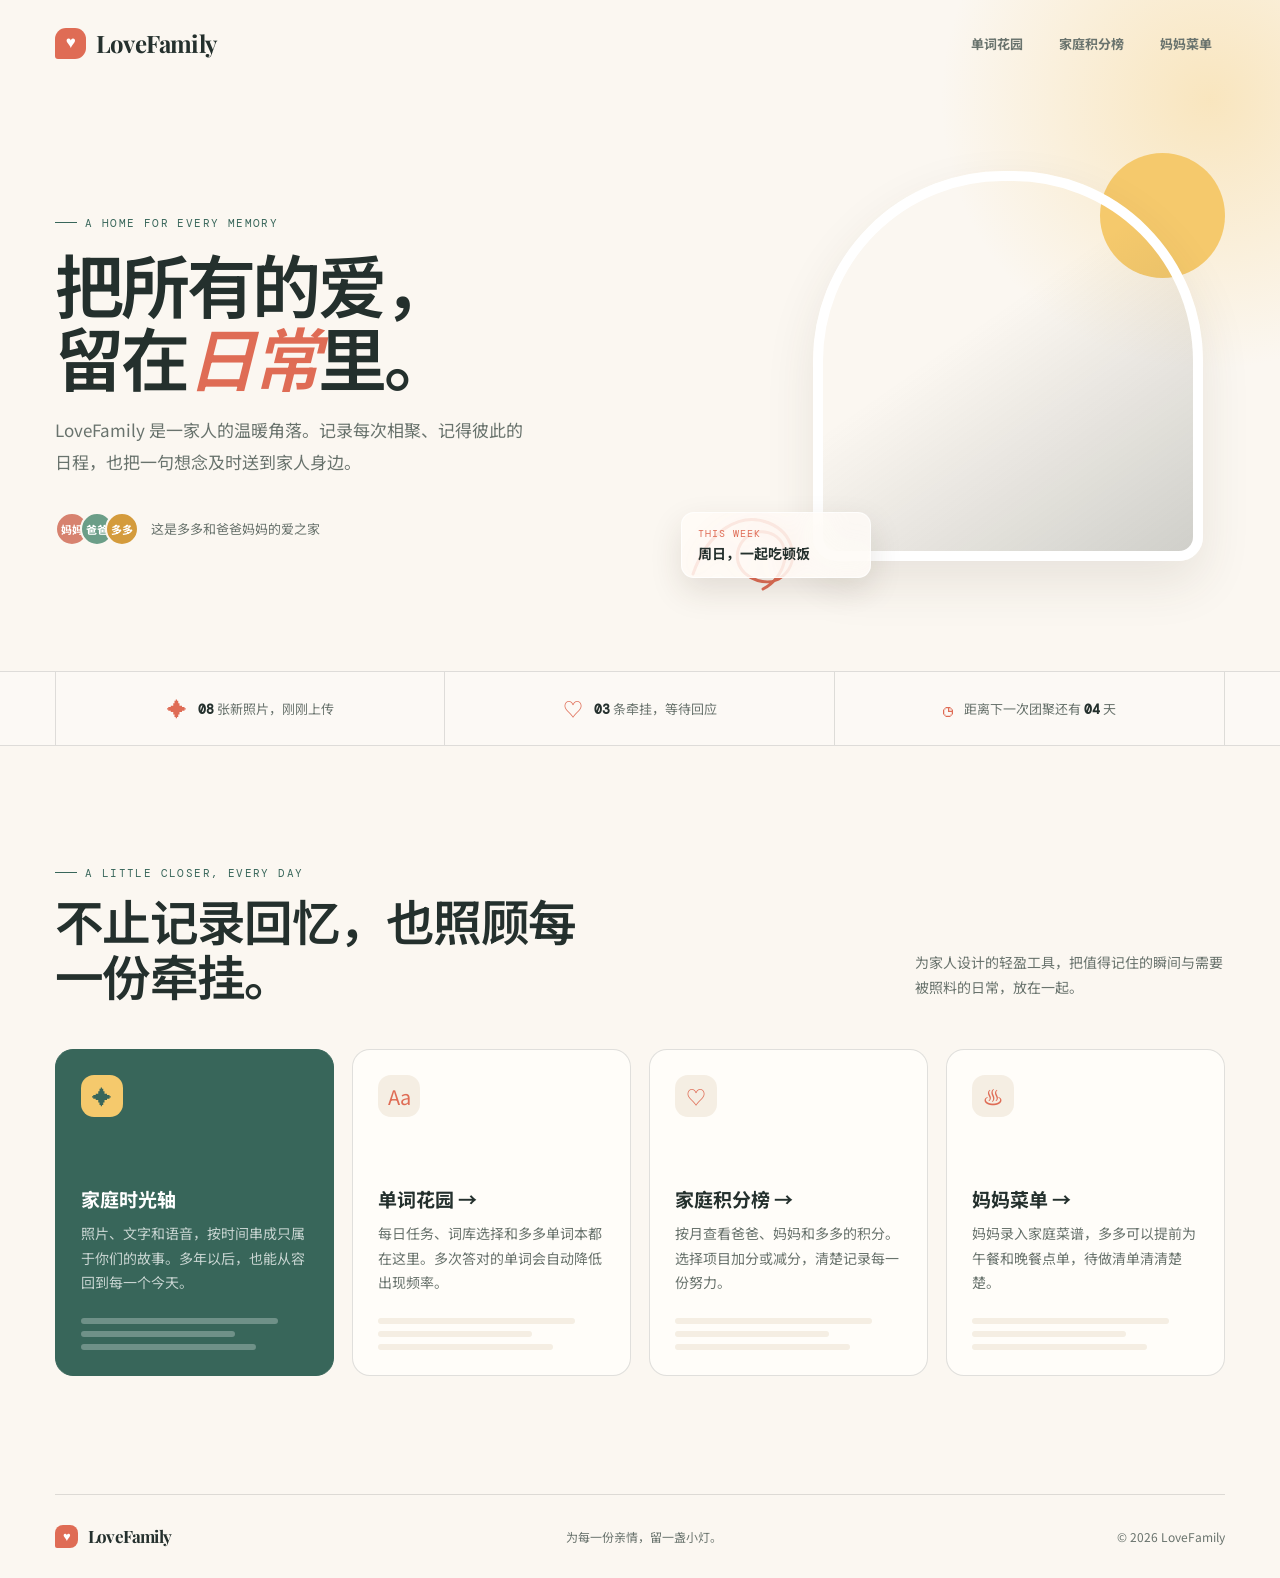
<file: index.html>
<!doctype html>
<html lang="zh-CN">
  <head>
    <meta charset="UTF-8" />
    <meta name="viewport" content="width=device-width, initial-scale=1.0" />
    <meta
      name="description"
      content="LoveFamily 是一个为家人保留日常、回忆与陪伴的温暖空间。"
    />
    <title>LoveFamily | 把爱留在日常里</title>
    <link rel="preconnect" href="https://fonts.googleapis.com" />
    <link rel="preconnect" href="https://fonts.gstatic.com" crossorigin />
    <link
      href="https://fonts.googleapis.com/css2?family=DM+Mono:wght@400;500&family=Playfair+Display:ital,wght@0,500;0,600;0,700;1,600&family=Noto+Sans+SC:wght@400;500;600;700&display=swap"
      rel="stylesheet"
    />
    <style>
      :root {
        --ink: #24302d;
        --muted: #69736d;
        --paper: #fbf7f1;
        --cream: #f5eee3;
        --peach: #efab8d;
        --coral: #df6c55;
        --rose: #f9d6cc;
        --sage: #a9c7b4;
        --deep-sage: #38665a;
        --sun: #f5c96c;
        --line: rgba(36, 48, 45, 0.14);
        --shadow: 0 22px 50px rgba(71, 54, 40, 0.1);
      }

      * { box-sizing: border-box; }
      html { scroll-behavior: smooth; }
      body {
        margin: 0;
        min-width: 320px;
        color: var(--ink);
        background: var(--paper);
        font-family: "Noto Sans SC", sans-serif;
      }
      button, a { font: inherit; }
      a { color: inherit; text-decoration: none; }

      .page {
        position: relative;
        overflow: hidden;
      }
      .page::before {
        position: absolute;
        z-index: -1;
        top: -180px;
        right: -210px;
        width: 560px;
        height: 560px;
        border-radius: 50%;
        background: radial-gradient(circle, rgba(245, 201, 108, 0.38), rgba(245, 201, 108, 0) 68%);
        content: "";
      }
      .wrap { width: min(1170px, calc(100% - 48px)); margin: 0 auto; }

      .site-header {
        display: flex;
        align-items: center;
        justify-content: space-between;
        min-height: 86px;
      }
      .brand {
        display: inline-flex;
        align-items: center;
        gap: 10px;
        font-family: "Playfair Display", serif;
        font-size: 24px;
        font-weight: 700;
        letter-spacing: -0.8px;
      }
      .brand-mark {
        display: grid;
        width: 31px;
        height: 31px;
        place-items: center;
        border-radius: 11px 11px 11px 3px;
        color: #fff;
        background: var(--coral);
        font-family: Arial, sans-serif;
        font-size: 17px;
      }
      .quick-nav { display: flex; align-items: center; gap: 10px; }
      .quick-nav a {
        padding: 8px 12px;
        border: 1px solid transparent;
        border-radius: 999px;
        color: var(--muted);
        font-size: 13px;
        font-weight: 700;
        transition: color 160ms ease, border-color 160ms ease, background 160ms ease;
      }
      .quick-nav a:hover, .quick-nav a:focus-visible { border-color: var(--line); color: var(--deep-sage); background: #fffdf9; outline: none; }
      .hero {
        display: grid;
        grid-template-columns: 1.01fr 0.99fr;
        align-items: center;
        gap: 72px;
        min-height: 585px;
        padding: 57px 0 64px;
      }
      .eyebrow {
        display: inline-flex;
        align-items: center;
        gap: 8px;
        color: var(--deep-sage);
        font-family: "DM Mono", monospace;
        font-size: 11px;
        letter-spacing: 1.4px;
        text-transform: uppercase;
      }
      .eyebrow::before { width: 22px; height: 1px; background: currentColor; content: ""; }
      h1 {
        max-width: 620px;
        margin: 18px 0 20px;
        font-family: "Playfair Display", "Noto Sans SC", serif;
        font-size: clamp(46px, 5.4vw, 76px);
        font-weight: 600;
        letter-spacing: -3.2px;
        line-height: 1.06;
      }
      h1 em { color: var(--coral); font-weight: 600; }
      .hero-copy { max-width: 480px; margin: 0; color: var(--muted); font-size: 17px; line-height: 1.85; }
      .member-row { display: flex; align-items: center; gap: 12px; margin-top: 35px; color: var(--muted); font-size: 13px; }
      .avatars { display: flex; padding-left: 9px; }
      .avatar {
        display: grid;
        width: 34px;
        height: 34px;
        margin-left: -9px;
        place-items: center;
        overflow: hidden;
        border: 2px solid var(--paper);
        border-radius: 50%;
        color: #fff;
        font-size: 11px;
        font-weight: 700;
      }
      .avatar:nth-child(1) { background: #d7826f; }
      .avatar:nth-child(2) { background: #6b9e88; }
      .avatar:nth-child(3) { background: #d49b3c; }
      .avatar:nth-child(4) { background: #8378a3; }

      .hero-art { position: relative; height: 445px; }
      .photo-main {
        position: absolute;
        top: 18px;
        right: 22px;
        width: min(390px, 87%);
        height: 390px;
        overflow: hidden;
        border: 10px solid #fff;
        border-radius: 190px 190px 24px 24px;
        box-shadow: var(--shadow);
        background:
          linear-gradient(145deg, transparent 40%, rgba(39, 51, 49, 0.2)),
          url("https://images.unsplash.com/photo-1511895426328-dc8714191300?auto=format&fit=crop&w=900&q=85") center / cover;
      }
      .sun-disc { position: absolute; top: 0; right: 0; width: 125px; height: 125px; border-radius: 50%; background: var(--sun); }
      .doodle { position: absolute; bottom: 0; left: 0; width: 136px; height: 100px; color: var(--coral); }
      .moments-note {
        position: absolute;
        bottom: 20px;
        left: 0;
        width: 190px;
        padding: 14px 16px;
        border: 1px solid rgba(255,255,255,0.72);
        border-radius: 13px;
        background: rgba(255, 252, 247, 0.86);
        box-shadow: 0 13px 32px rgba(65, 45, 31, 0.13);
        backdrop-filter: blur(12px);
      }
      .moments-note span { display: block; color: var(--coral); font-family: "DM Mono", monospace; font-size: 10px; letter-spacing: 1px; }
      .moments-note strong { display: block; margin-top: 3px; font-size: 14px; }

      .ticker { border-top: 1px solid var(--line); border-bottom: 1px solid var(--line); background: rgba(255,255,255,0.25); }
      .ticker-inner { display: grid; grid-template-columns: repeat(3, 1fr); }
      .ticker-item { display: flex; align-items: center; justify-content: center; gap: 11px; min-height: 73px; border-right: 1px solid var(--line); color: var(--muted); font-size: 13px; }
      .ticker-item:first-child { border-left: 1px solid var(--line); }
      .ticker-icon { color: var(--coral); font-size: 20px; }
      .ticker-item strong { color: var(--ink); font-family: "DM Mono", monospace; font-size: 13px; }

      .features { padding: 108px 0 118px; }
      .section-heading { display: flex; align-items: end; justify-content: space-between; gap: 30px; }
      h2 { max-width: 530px; margin: 13px 0 0; font-family: "Playfair Display", "Noto Sans SC", serif; font-size: clamp(32px, 3.8vw, 50px); font-weight: 600; letter-spacing: -1.7px; line-height: 1.15; }
      .section-text { max-width: 310px; margin: 0 0 5px; color: var(--muted); font-size: 14px; line-height: 1.75; }
      .feature-grid { display: grid; grid-template-columns: repeat(4, minmax(0, 1fr)); gap: 18px; margin-top: 45px; }
      .feature-card { min-height: 300px; padding: 25px; border: 1px solid var(--line); border-radius: 18px; background: #fffdf9; transition: transform 200ms ease, box-shadow 200ms ease; }
      .feature-card:hover { box-shadow: var(--shadow); transform: translateY(-6px); }
      .feature-card.highlight { color: #fff; border-color: var(--deep-sage); background: var(--deep-sage); }
      .feature-symbol { display: grid; width: 42px; height: 42px; place-items: center; border-radius: 13px; background: var(--cream); color: var(--coral); font-size: 20px; }
      .highlight .feature-symbol { color: var(--deep-sage); background: var(--sun); }
      .feature-card h3 { margin: 68px 0 9px; font-size: 19px; }
      .feature-card p { margin: 0; color: var(--muted); font-size: 14px; line-height: 1.75; }
      .highlight p { color: rgba(255,255,255,0.72); }
      .tiny-stack { display: flex; flex-direction: column; gap: 7px; margin-top: 23px; }
      .tiny-line { height: 6px; border-radius: 4px; background: var(--cream); }
      .tiny-line:nth-child(1) { width: 87%; } .tiny-line:nth-child(2) { width: 68%; } .tiny-line:nth-child(3) { width: 77%; }
      .highlight .tiny-line { background: rgba(255,255,255,0.28); }

      footer { display: flex; align-items: center; justify-content: space-between; min-height: 84px; border-top: 1px solid var(--line); color: var(--muted); font-size: 12px; }
      footer .brand { font-size: 17px; color: var(--ink); } footer .brand-mark { width: 23px; height: 23px; border-radius: 8px 8px 8px 2px; font-size: 13px; }

      .reveal { opacity: 0; transform: translateY(18px); animation: enter 720ms cubic-bezier(.2,.7,.2,1) forwards; }
      .delay-1 { animation-delay: 120ms; } .delay-2 { animation-delay: 220ms; } .delay-3 { animation-delay: 320ms; }
      @keyframes enter { to { opacity: 1; transform: translateY(0); } }

      @media (max-width: 800px) {
        .wrap { width: min(100% - 36px, 560px); }
        .site-header { min-height: 72px; padding: 14px 0; flex-wrap: wrap; gap: 12px; }
        .quick-nav { order: 2; width: 100%; gap: 7px; overflow-x: auto; padding-bottom: 2px; scrollbar-width: none; }
        .quick-nav::-webkit-scrollbar { display: none; }
        .quick-nav a { flex: 0 0 auto; padding: 7px 10px; font-size: 12px; }
        .hero { grid-template-columns: 1fr; gap: 12px; min-height: auto; padding: 52px 0 50px; }
        h1 { font-size: clamp(43px, 13vw, 64px); letter-spacing: -2.5px; }
        .hero-copy { font-size: 15px; }
        .hero-art { height: 370px; margin-top: 16px; }
        .photo-main { top: 17px; right: 0; height: 340px; border-radius: 165px 165px 22px 22px; }
        .sun-disc { right: -20px; width: 104px; height: 104px; }
        .moments-note { bottom: 1px; }
        .ticker-inner { grid-template-columns: 1fr; }.ticker-item, .ticker-item:first-child { min-height: 55px; border-right: 0; border-left: 0; border-bottom: 1px solid var(--line); }.ticker-item:last-child { border-bottom: 0; }
        .features { padding: 76px 0; }.section-heading { display: block; }.section-text { margin-top: 17px; }
        .feature-grid { grid-template-columns: 1fr; margin-top: 30px; }.feature-card { min-height: 240px; }.feature-card h3 { margin-top: 45px; }
        footer { gap: 12px; padding: 20px 0; align-items: flex-start; flex-direction: column; }
      }
      @media (prefers-reduced-motion: reduce) { html { scroll-behavior: auto; }.reveal { opacity: 1; transform: none; animation: none; }.feature-card { transition: none; } }
    </style>
  </head>
  <body>
    <div class="page">
      <div class="wrap">
        <header class="site-header">
          <a class="brand" href="#top" aria-label="LoveFamily 首页"><span class="brand-mark">♥</span>LoveFamily</a>
          <nav class="quick-nav" aria-label="家庭工具快捷切换">
            <a href="word-garden.html">单词花园</a>
            <a href="points.html">家庭积分榜</a>
            <a href="meal-order.html">妈妈菜单</a>
          </nav>
        </header>

        <main id="top">
          <section class="hero">
            <div class="hero-content">
              <div class="eyebrow reveal">A home for every memory</div>
              <h1 class="reveal delay-1">把所有的爱，<br />留在<em>日常</em>里。</h1>
              <p class="hero-copy reveal delay-2">LoveFamily 是一家人的温暖角落。记录每次相聚、记得彼此的日程，也把一句想念及时送到家人身边。</p>
              <div class="member-row reveal delay-3"><div class="avatars"><span class="avatar">妈妈</span><span class="avatar">爸爸</span><span class="avatar">多多</span></div><span>这是多多和爸爸妈妈的爱之家</span></div>
            </div>
            <div class="hero-art reveal delay-2" aria-label="一家人相伴的温暖画面" role="img">
              <div class="sun-disc"></div><div class="photo-main"></div>
              <svg class="doodle" viewBox="0 0 136 100" fill="none" aria-hidden="true"><path d="M12 76c15-43 47-63 76-51 24 10 31 37 15 52-14 14-41 5-46-13-5-20 17-38 36-27 19 11 12 42-11 54" stroke="currentColor" stroke-width="3" stroke-linecap="round"/></svg>
              <div class="moments-note"><span>THIS WEEK</span><strong>周日，一起吃顿饭</strong></div>
            </div>
          </section>
        </main>
      </div>

      <section class="ticker" aria-label="家庭动态">
        <div class="wrap ticker-inner"><div class="ticker-item"><span class="ticker-icon">✦</span><span><strong>08</strong> 张新照片，刚刚上传</span></div><div class="ticker-item"><span class="ticker-icon">♡</span><span><strong>03</strong> 条牵挂，等待回应</span></div><div class="ticker-item"><span class="ticker-icon">◷</span><span>距离下一次团聚还有 <strong>04</strong> 天</span></div></div>
      </section>

      <section class="features wrap" id="features">
        <div class="section-heading"><div><div class="eyebrow">A little closer, every day</div><h2>不止记录回忆，也照顾每一份牵挂。</h2></div><p class="section-text">为家人设计的轻盈工具，把值得记住的瞬间与需要被照料的日常，放在一起。</p></div>
        <div class="feature-grid" id="moments">
          <article class="feature-card highlight"><div class="feature-symbol">✦</div><h3>家庭时光轴</h3><p>照片、文字和语音，按时间串成只属于你们的故事。多年以后，也能从容回到每一个今天。</p><div class="tiny-stack"><div class="tiny-line"></div><div class="tiny-line"></div><div class="tiny-line"></div></div></article>
          <a class="feature-card" href="word-garden.html"><div class="feature-symbol">Aa</div><h3>单词花园 <span aria-hidden="true">→</span></h3><p>每日任务、词库选择和多多单词本都在这里。多次答对的单词会自动降低出现频率。</p><div class="tiny-stack"><div class="tiny-line"></div><div class="tiny-line"></div><div class="tiny-line"></div></div></a>
          <a class="feature-card" href="points.html"><div class="feature-symbol">♡</div><h3>家庭积分榜 <span aria-hidden="true">→</span></h3><p>按月查看爸爸、妈妈和多多的积分。选择项目加分或减分，清楚记录每一份努力。</p><div class="tiny-stack"><div class="tiny-line"></div><div class="tiny-line"></div><div class="tiny-line"></div></div></a>
          <a class="feature-card" href="meal-order.html"><div class="feature-symbol">♨</div><h3>妈妈菜单 <span aria-hidden="true">→</span></h3><p>妈妈录入家庭菜谱，多多可以提前为午餐和晚餐点单，待做清单清清楚楚。</p><div class="tiny-stack"><div class="tiny-line"></div><div class="tiny-line"></div><div class="tiny-line"></div></div></a>
        </div>
      </section>

      <div class="wrap"><footer><a class="brand" href="#top"><span class="brand-mark">♥</span>LoveFamily</a><span>为每一份亲情，留一盏小灯。</span><span>© 2026 LoveFamily</span></footer></div>
    </div>
  </body>
</html>
</file>
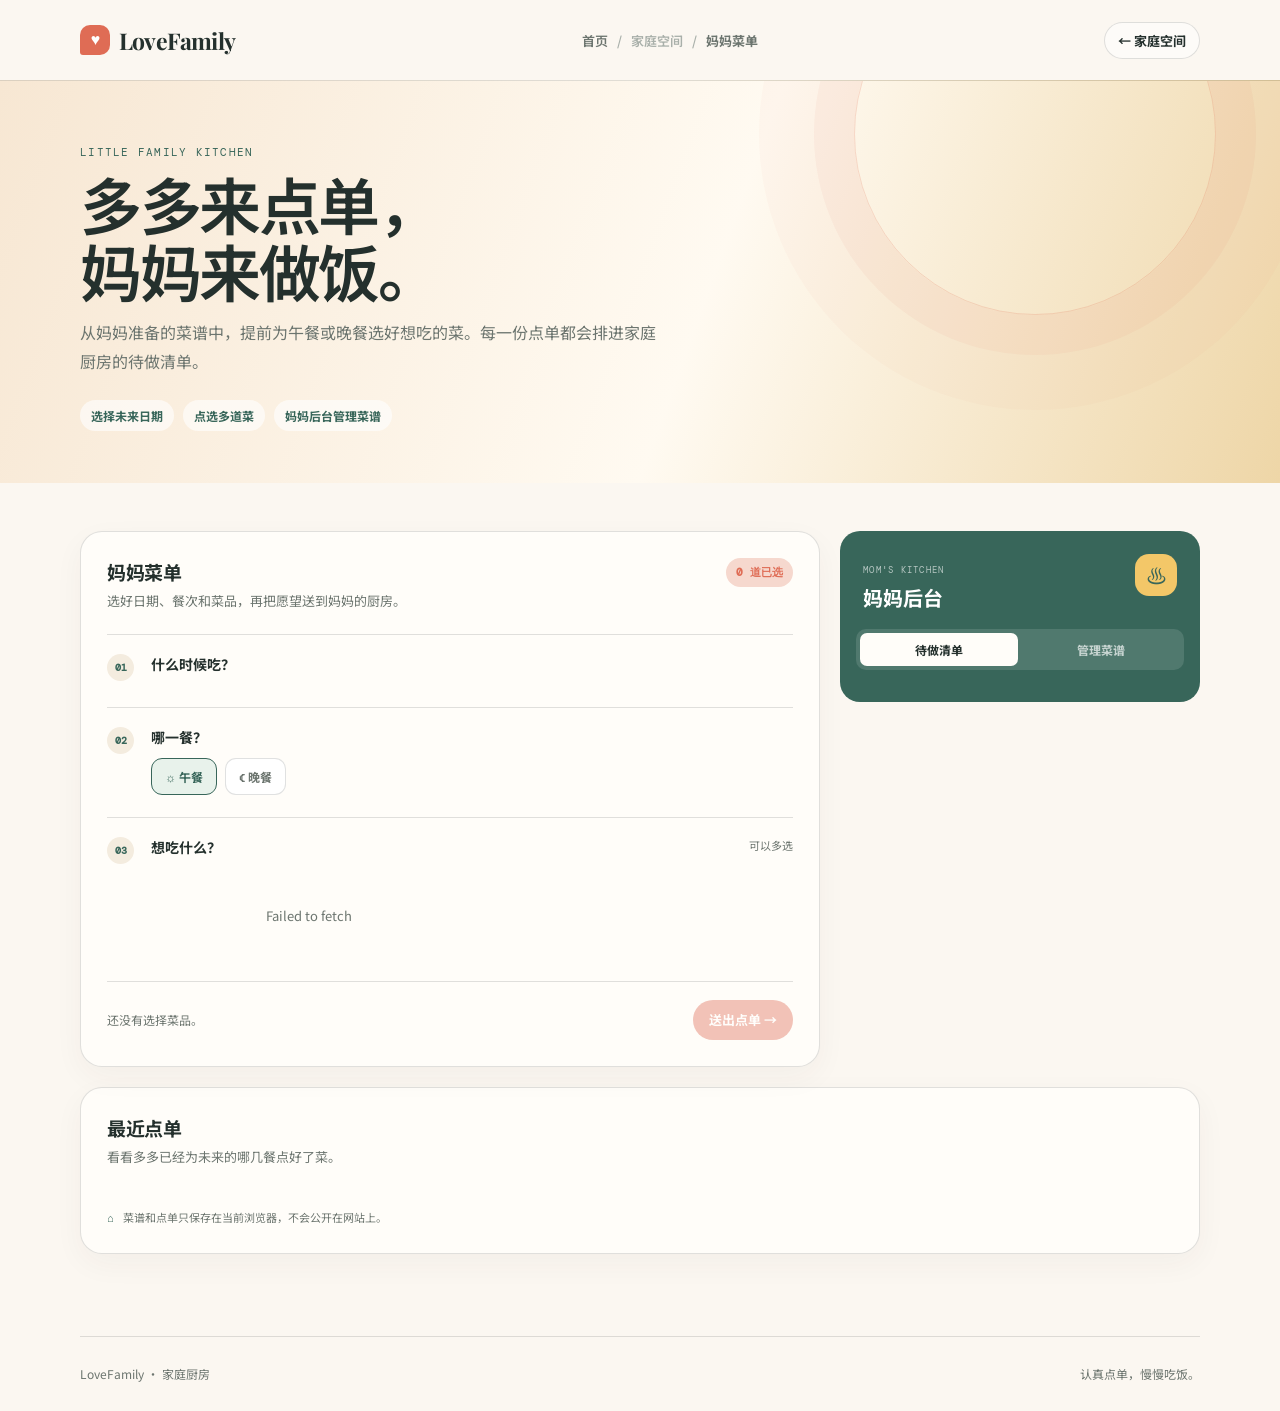
<file: meal-order.html>
<!doctype html>
<html lang="zh-CN">
  <head>
    <meta charset="UTF-8" /><meta name="viewport" content="width=device-width, initial-scale=1.0" />
    <meta name="description" content="LoveFamily 妈妈菜单，温暖的家庭厨房。" /><title>妈妈菜单 | LoveFamily</title>
    <link rel="preconnect" href="https://fonts.googleapis.com" /><link rel="preconnect" href="https://fonts.gstatic.com" crossorigin />
    <link href="https://fonts.googleapis.com/css2?family=DM+Mono:wght@400;500&family=Playfair+Display:ital,wght@0,500;0,600;0,700&family=Noto+Sans+SC:wght@400;500;600;700&display=swap" rel="stylesheet" />
    <link rel="stylesheet" href="assets/family-tools.css" />
  </head>
  <body>
    <header class="shell site-header"><a class="brand" href="index.html"><span class="brand-mark">♥</span>LoveFamily</a><nav class="breadcrumb" aria-label="当前位置"><a href="index.html">首页</a><span>/</span><span>家庭空间</span><span>/</span><strong>妈妈菜单</strong></nav><a class="back" href="index.html#features">← 家庭空间</a></header>
    <section class="tool-hero kitchen-hero"><div class="shell hero-inner"><div class="eyebrow">Little family kitchen</div><h1>多多来点单，<br />妈妈来做饭。</h1><p class="hero-copy">从妈妈准备的菜谱中，提前为午餐或晚餐选好想吃的菜。每一份点单都会排进家庭厨房的待做清单。</p><div class="hero-badges"><span class="badge">选择未来日期</span><span class="badge">点选多道菜</span><span class="badge">妈妈后台管理菜谱</span></div></div></section>
    <main class="shell main"><div class="kitchen-layout"><section class="panel kitchen-order"><div class="section-head"><div><h2>妈妈菜单</h2><p>选好日期、餐次和菜品，再把愿望送到妈妈的厨房。</p></div><span class="order-count" id="order-count">0 道已选</span></div><div class="kitchen-step"><span>01</span><div><strong>什么时候吃？</strong><div class="date-choices" id="date-choices"></div></div></div><div class="kitchen-step"><span>02</span><div><strong>哪一餐？</strong><div class="meal-choices"><button class="meal-choice active" data-meal="午餐" type="button">☼ 午餐</button><button class="meal-choice" data-meal="晚餐" type="button">☾ 晚餐</button></div></div></div><div class="kitchen-step"><span>03</span><div class="dish-step"><div class="dish-step-head"><strong>想吃什么？</strong><span id="selection-tip">可以多选</span></div><div class="dish-grid" id="dish-grid"></div></div></div><div class="order-footer"><p id="order-summary">还没有选择菜品。</p><button class="button coral" id="place-order" type="button" disabled>送出点单 →</button></div></section><aside class="kitchen-aside"><section class="manager-card"><div class="manager-title"><div><span class="eyebrow">Mom's kitchen</span><h2>妈妈后台</h2></div><span class="kitchen-mark">♨</span></div><div class="manager-tabs"><button class="manager-tab active" data-view="orders" type="button">待做清单</button><button class="manager-tab" data-view="menu" type="button">管理菜谱</button></div><div id="mom-orders" class="manager-view"></div><div id="mom-menu" class="manager-view" hidden><form id="dish-form"><label class="form-field"><span>菜名</span><input id="dish-name" required maxlength="24" placeholder="例如：番茄炒蛋" /></label><label class="form-field"><span>类别</span><select id="dish-category"><option value="家常菜">家常菜</option><option value="主食">主食</option><option value="汤羹">汤羹</option><option value="小点心">小点心</option></select></label><button class="button" type="submit">录入菜谱</button></form><p class="manager-help">可在下方下架暂时不做的菜品；旧点单不会被删除。</p><div id="menu-manager-list"></div></div></section></aside></div><section class="panel kitchen-history"><div class="section-head"><div><h2>最近点单</h2><p>看看多多已经为未来的哪几餐点好了菜。</p></div></div><div id="recent-orders" class="kitchen-order-list"></div><div class="privacy-note"><b>⌂</b><span>菜谱和点单只保存在当前浏览器，不会公开在网站上。</span></div></section></main>
    <footer class="shell"><span>LoveFamily · 家庭厨房</span><span>认真点单，慢慢吃饭。</span></footer><script src="assets/family-api-config.js"></script><script src="assets/meal-order.js"></script>
  </body>
</html>
</file>
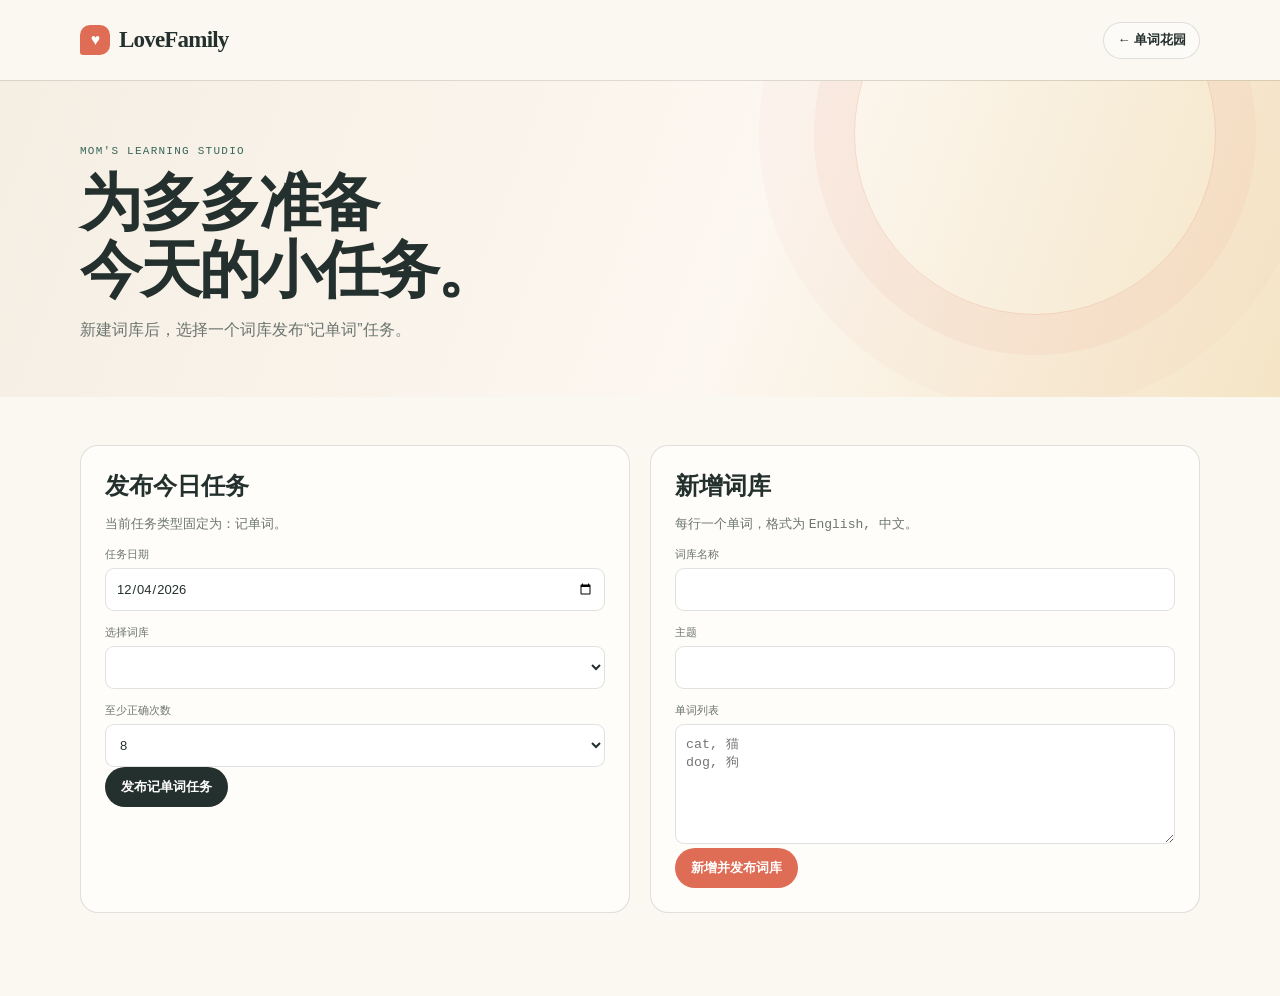
<file: mom-manager.html>
<!doctype html><html lang="zh-CN"><head><meta charset="UTF-8"><meta name="viewport" content="width=device-width,initial-scale=1"><title>妈妈管理 | LoveFamily</title><link rel="stylesheet" href="assets/family-tools.css"><style>.grid{display:grid;grid-template-columns:1fr 1fr;gap:20px}.box{padding:24px;border:1px solid var(--line);border-radius:18px;background:#fffdf9}.box h2{margin:0}.box p{color:var(--muted);font-size:13px}.field{display:block;margin-top:14px}.field span{display:block;margin-bottom:6px;color:var(--muted)!important;font-size:11px}.field input,.field select,.field textarea{width:100%;min-height:43px;padding:10px;border:1px solid var(--line);border-radius:9px;color:var(--ink)!important;background:#fff!important}.field select option{color:var(--ink);background:#fff}.field textarea{min-height:120px}.item{margin-top:10px;padding:12px;border-radius:10px;background:var(--cream);font-size:13px}.item small{display:block;margin-top:4px;color:var(--muted)}@media(max-width:760px){.grid{grid-template-columns:1fr}}</style></head><body><header class="shell site-header"><a class="brand" href="index.html"><span class="brand-mark">♥</span>LoveFamily</a><a class="back" href="word-garden.html">← 单词花园</a></header><section class="tool-hero"><div class="shell hero-inner"><div class="eyebrow">Mom's learning studio</div><h1>为多多准备<br>今天的小任务。</h1><p class="hero-copy">新建词库后，选择一个词库发布“记单词”任务。</p></div></section><main class="shell main"><div class="grid"><section class="box"><h2>发布今日任务</h2><p>当前任务类型固定为：记单词。</p><form id="task-form"><label class="field"><span>任务日期</span><input id="date" type="date" required></label><label class="field"><span>选择词库</span><select id="task-library"></select></label><label class="field"><span>至少正确次数</span><select id="target"><option>5</option><option selected>8</option><option>10</option></select></label><button class="button primary" type="submit">发布记单词任务</button></form><div id="tasks"></div></section><section class="box"><h2>新增词库</h2><p>每行一个单词，格式为 <code>English, 中文</code>。</p><form id="library-form"><label class="field"><span>词库名称</span><input id="title" placeholder="例如：P1 动物朋友" required></label><label class="field"><span>主题</span><input id="topic" placeholder="例如：常见动物" required></label><label class="field"><span>单词列表</span><textarea id="words" placeholder="cat, 猫&#10;dog, 狗" required></textarea></label><button class="button coral" type="submit">新增并发布词库</button></form><div id="libraries"></div></section></div></main><script src="assets/mom-manager.js"></script></body></html>
</file>
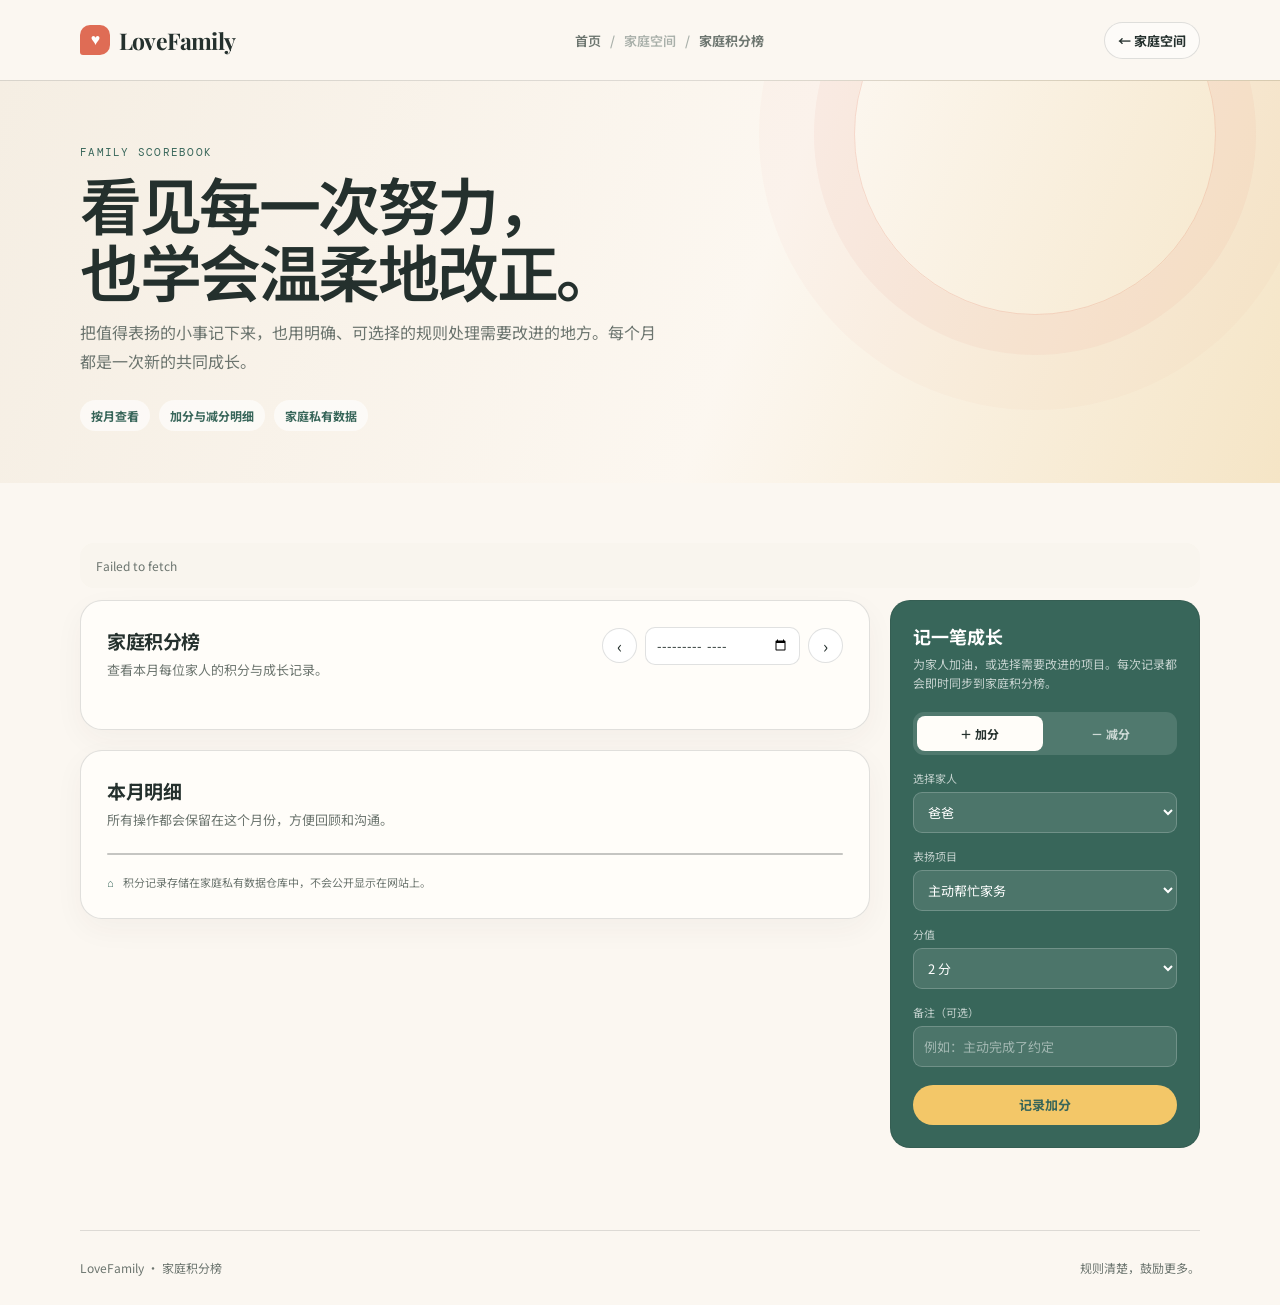
<file: points.html>
<!doctype html>
<html lang="zh-CN">
  <head>
    <meta charset="UTF-8" /><meta name="viewport" content="width=device-width, initial-scale=1.0" />
    <meta name="description" content="LoveFamily 家庭积分榜。" /><title>家庭积分榜 | LoveFamily</title>
    <link rel="preconnect" href="https://fonts.googleapis.com" /><link rel="preconnect" href="https://fonts.gstatic.com" crossorigin />
    <link href="https://fonts.googleapis.com/css2?family=DM+Mono:wght@400;500&family=Playfair+Display:ital,wght@0,500;0,600;0,700&family=Noto+Sans+SC:wght@400;500;600;700&display=swap" rel="stylesheet" />
    <link rel="stylesheet" href="assets/family-tools.css" />
  </head>
  <body>
    <header class="shell site-header"><a class="brand" href="index.html"><span class="brand-mark">♥</span>LoveFamily</a><nav class="breadcrumb" aria-label="当前位置"><a href="index.html">首页</a><span>/</span><span>家庭空间</span><span>/</span><strong>家庭积分榜</strong></nav><a class="back" href="index.html#features">← 家庭空间</a></header>
    <section class="tool-hero"><div class="shell hero-inner"><div class="eyebrow">Family scorebook</div><h1>看见每一次努力，<br />也学会温柔地改正。</h1><p class="hero-copy">把值得表扬的小事记下来，也用明确、可选择的规则处理需要改进的地方。每个月都是一次新的共同成长。</p><div class="hero-badges"><span class="badge">按月查看</span><span class="badge">加分与减分明细</span><span class="badge">家庭私有数据</span></div></div></section>
    <main class="shell main"><p class="data-status" id="points-status" role="status">正在读取共享积分记录。</p><div class="points-layout"><div><section class="panel"><div class="section-head"><div><h2>家庭积分榜</h2><p id="month-copy">查看本月每位家人的积分与成长记录。</p></div><div class="month-switcher"><button class="month-button" id="previous-month" aria-label="上一个月" type="button">‹</button><input class="month-input" id="month-picker" type="month" aria-label="选择月份" /><button class="month-button" id="next-month" aria-label="下一个月" type="button">›</button></div></div><div class="scoreboard" id="scoreboard"></div></section><section class="panel"><div class="section-head"><div><h2>本月明细</h2><p>所有操作都会保留在这个月份，方便回顾和沟通。</p></div></div><div class="transaction-list" id="transaction-list"></div><div class="privacy-note"><b>⌂</b><span>积分记录存储在家庭私有数据仓库中，不会公开显示在网站上。</span></div></section></div><aside class="action-panel"><h2>记一笔成长</h2><p>为家人加油，或选择需要改进的项目。每次记录都会即时同步到家庭积分榜。</p><div class="action-tabs"><button class="action-tab active" data-mode="plus" type="button">＋ 加分</button><button class="action-tab" data-mode="minus" type="button">－ 减分</button></div><label class="field"><span>选择家人</span><select id="member-select"><option value="爸爸">爸爸</option><option value="妈妈">妈妈</option><option value="多多">多多</option></select></label><label class="field"><span id="project-label">表扬项目</span><select id="project-select"></select></label><label class="field"><span>分值</span><select id="points-select"><option value="1">1 分</option><option value="2" selected>2 分</option><option value="3">3 分</option><option value="5">5 分</option></select></label><label class="field"><span>备注（可选）</span><input id="note-input" type="text" maxlength="32" placeholder="例如：主动完成了约定" /></label><button class="button" id="submit-transaction" type="button">记录加分</button></aside></div></main>
    <footer class="shell"><span>LoveFamily · 家庭积分榜</span><span>规则清楚，鼓励更多。</span></footer><script src="assets/family-api-config.js?v=9699133"></script><script src="assets/points.js?v=9699133"></script>
  </body>
</html>
</file>
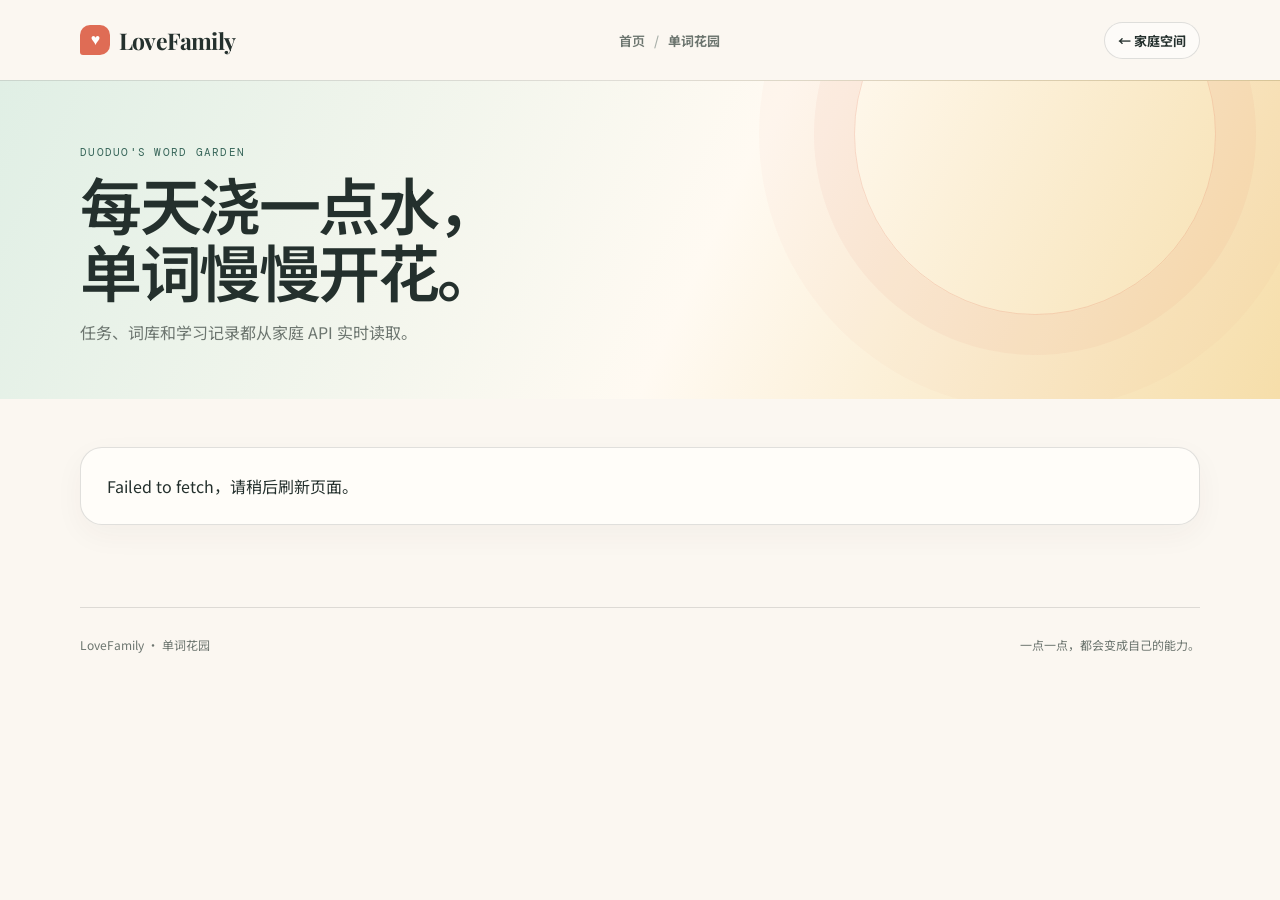
<file: word-garden.html>
<!doctype html>
<html lang="zh-CN"><head><meta charset="UTF-8"/><meta name="viewport" content="width=device-width,initial-scale=1"/><title>单词花园 | LoveFamily</title><link rel="preconnect" href="https://fonts.googleapis.com"/><link rel="preconnect" href="https://fonts.gstatic.com" crossorigin/><link href="https://fonts.googleapis.com/css2?family=DM+Mono:wght@400;500&family=Playfair+Display:wght@500;600;700&family=Noto+Sans+SC:wght@400;500;600;700&display=swap" rel="stylesheet"/><link rel="stylesheet" href="assets/family-tools.css"/><style>
.garden-hero{background:linear-gradient(115deg,#e0efe5,#fffaf2 55%,#f6deaa)}.garden-grid{display:grid;grid-template-columns:1.15fr .85fr;gap:20px}.today-card{padding:25px;border-radius:18px;color:#fff;background:#38665a}.today-card h2{margin:9px 0;font-size:27px}.today-card p{color:rgba(255,255,255,.76);font-size:13px;line-height:1.7}.today-meta{display:flex;gap:9px;flex-wrap:wrap;margin:18px 0}.today-meta span{padding:6px 9px;border-radius:999px;background:rgba(255,255,255,.13);font-size:11px}.today-card .button{color:#38665a;background:#f3c768}.garden-summary{display:grid;grid-template-columns:repeat(2,1fr);gap:12px}.garden-stat{padding:20px;border-radius:16px;background:#f4ecdf}.garden-stat b{display:block;margin-top:9px;font-family:"Playfair Display",serif;font-size:31px}.garden-stat span{color:#6c756f;font-size:12px}.library-grid{display:grid;grid-template-columns:repeat(3,1fr);gap:12px}.library-card{padding:18px;border:1px solid var(--line);border-radius:15px;background:#fff}.library-card h3{margin:10px 0 5px;font-size:15px}.library-card p{margin:0;color:var(--muted);font-size:12px;line-height:1.6}.library-tag{font-family:"DM Mono",monospace;font-size:10px;color:var(--coral)}.wordbook{display:grid;gap:1px;overflow:hidden;border:1px solid var(--line);border-radius:14px;background:var(--line)}.word-row{display:grid;grid-template-columns:1fr auto auto;gap:12px;align-items:center;padding:13px 15px;background:#fff}.word-row strong{display:block;font-size:14px}.word-row small{color:var(--muted);font-size:11px}.mastery{padding:5px 8px;border-radius:999px;font-size:10px;font-weight:700}.new{color:#b85e4d;background:#f9ddd6}.learning{color:#9b711a;background:#faedcd}.familiar,.mastered{color:#38665a;background:#e3f0e7}.score{font-family:"DM Mono",monospace;font-size:11px;color:var(--muted)}.manager-note{display:flex;align-items:center;justify-content:space-between;gap:15px;padding:17px;border-radius:14px;background:#f8f4ec;font-size:13px}.manager-note p{margin:0;color:var(--muted);line-height:1.6}@media(max-width:760px){.garden-grid,.library-grid{grid-template-columns:1fr}.garden-summary{grid-template-columns:repeat(2,1fr)}}
</style></head><body>
<header class="shell site-header"><a class="brand" href="index.html"><span class="brand-mark">♥</span>LoveFamily</a><nav class="breadcrumb"><a href="index.html">首页</a><span>/</span><strong>单词花园</strong></nav><a class="back" href="index.html#features">← 家庭空间</a></header>
<section class="tool-hero garden-hero"><div class="shell hero-inner"><div class="eyebrow">Duoduo's word garden</div><h1>每天浇一点水，<br/>单词慢慢开花。</h1><p class="hero-copy">任务、词库和学习记录都从家庭 API 实时读取。</p></div></section>
<main class="shell main" id="garden-content"><section class="panel">正在读取今日学习数据…</section></main>
<footer class="shell"><span>LoveFamily · 单词花园</span><span>一点一点，都会变成自己的能力。</span></footer><script src="assets/family-api-config.js"></script><script src="assets/word-garden.js"></script></body></html>
</file>
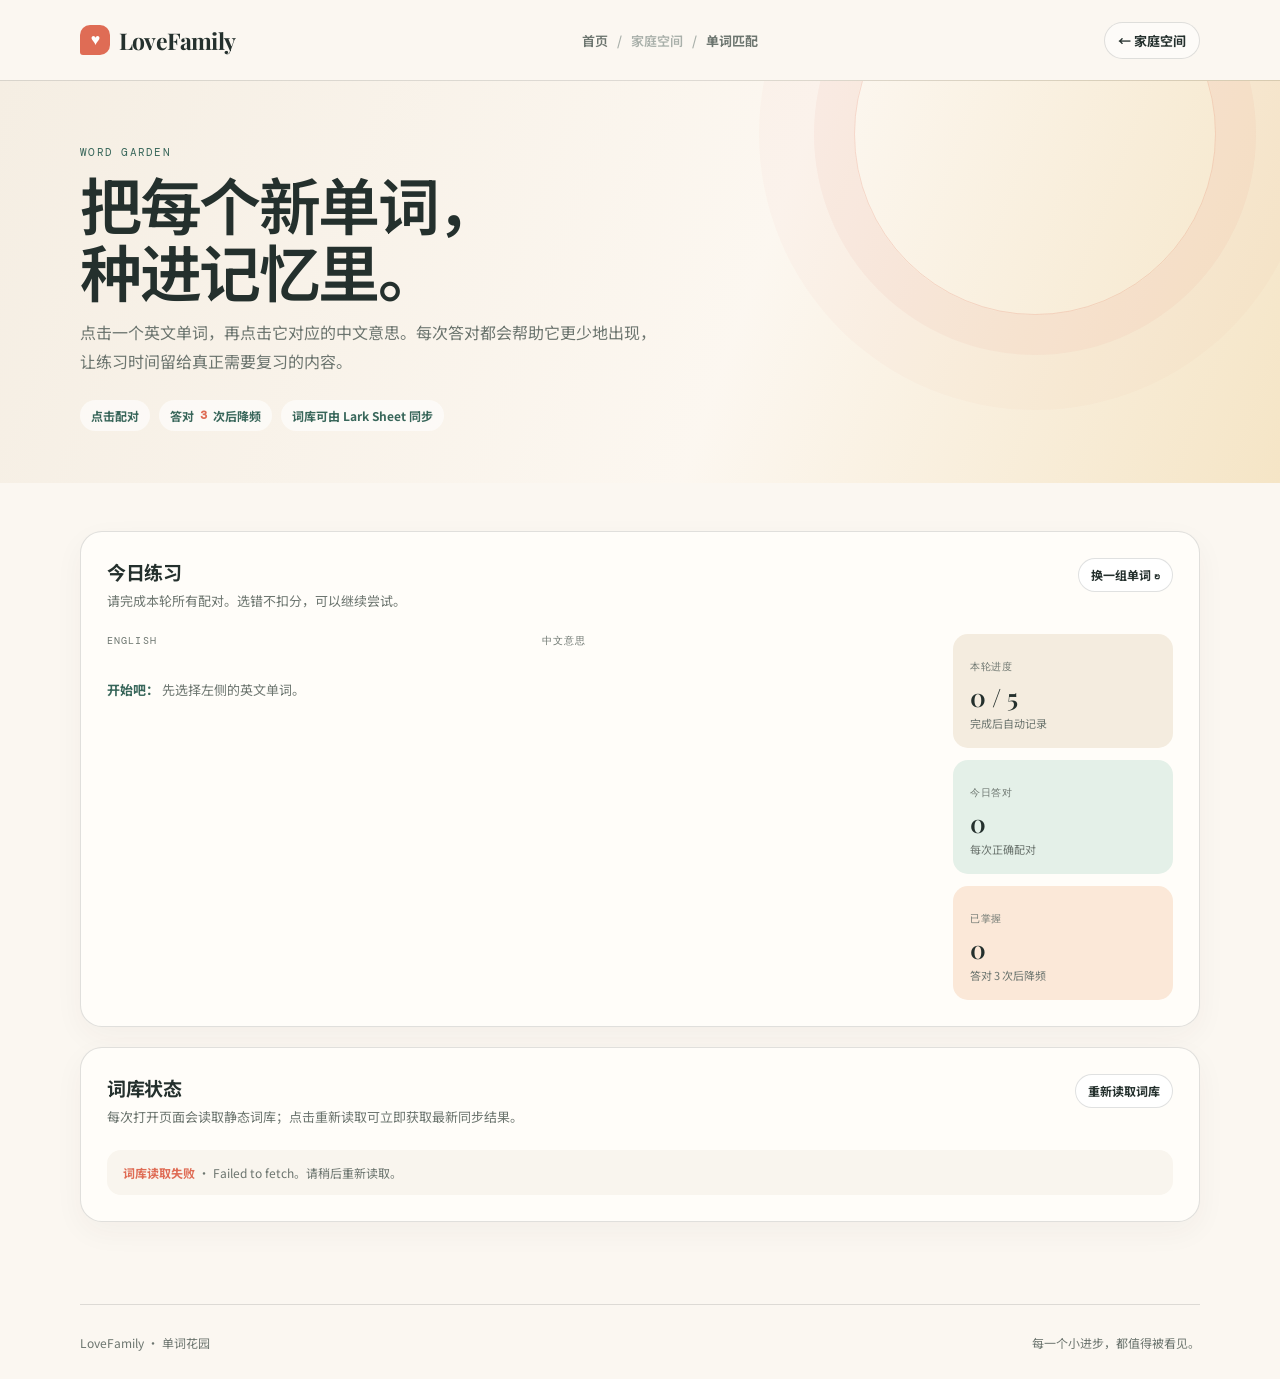
<file: word-match.html>
<!doctype html>
<html lang="zh-CN">
  <head>
    <meta charset="UTF-8" /><meta name="viewport" content="width=device-width, initial-scale=1.0" />
    <meta name="description" content="LoveFamily 英文单词匹配练习。" />
    <title>单词匹配 | LoveFamily</title>
    <link rel="preconnect" href="https://fonts.googleapis.com" /><link rel="preconnect" href="https://fonts.gstatic.com" crossorigin />
    <link href="https://fonts.googleapis.com/css2?family=DM+Mono:wght@400;500&family=Playfair+Display:ital,wght@0,500;0,600;0,700&family=Noto+Sans+SC:wght@400;500;600;700&display=swap" rel="stylesheet" />
    <link rel="stylesheet" href="assets/family-tools.css" />
  </head>
  <body>
    <header class="shell site-header"><a class="brand" href="index.html"><span class="brand-mark">♥</span>LoveFamily</a><nav class="breadcrumb" aria-label="当前位置"><a href="index.html">首页</a><span>/</span><span>家庭空间</span><span>/</span><strong>单词匹配</strong></nav><a class="back" href="index.html#features">← 家庭空间</a></header>
    <section class="tool-hero"><div class="shell hero-inner"><div class="eyebrow">Word garden</div><h1>把每个新单词，<br />种进记忆里。</h1><p class="hero-copy">点击一个英文单词，再点击它对应的中文意思。每次答对都会帮助它更少地出现，让练习时间留给真正需要复习的内容。</p><div class="hero-badges"><span class="badge">点击配对</span><span class="badge">答对 <b>3</b> 次后降频</span><span class="badge">词库可由 Lark Sheet 同步</span></div></div></section>
    <main class="shell main"><section class="panel"><div class="section-head"><div><h2>今日练习</h2><p>请完成本轮所有配对。选错不扣分，可以继续尝试。</p></div><button class="button ghost small" id="new-round" type="button">换一组单词 ↻</button></div><div class="word-layout"><div><div class="match-grid" aria-live="polite"><div class="match-column"><p class="match-label">ENGLISH</p><div id="english-list"></div></div><div class="match-column"><p class="match-label">中文意思</p><div id="chinese-list"></div></div></div><p class="match-hint" id="match-hint"><strong>开始吧：</strong> 先选择左侧的英文单词。</p></div><aside class="practice-aside" aria-label="练习统计"><div class="practice-stat"><span class="stat-label">本轮进度</span><strong class="stat-value" id="round-progress">0 / 5</strong><span class="stat-note">完成后自动记录</span></div><div class="practice-stat"><span class="stat-label">今日答对</span><strong class="stat-value" id="today-correct">0</strong><span class="stat-note">每次正确配对</span></div><div class="practice-stat"><span class="stat-label">已掌握</span><strong class="stat-value" id="mastered-count">0</strong><span class="stat-note">答对 3 次后降频</span></div></aside></div></section><section class="panel"><div class="section-head"><div><h2>词库状态</h2><p>每次打开页面会读取静态词库；点击重新读取可立即获取最新同步结果。</p></div><button class="button ghost small" id="reload-words" type="button">重新读取词库</button></div><div class="data-status" id="data-status"><span>正在读取词库…</span></div></section></main>
    <footer class="shell"><span>LoveFamily · 单词花园</span><span>每一个小进步，都值得被看见。</span></footer>
    <script src="assets/family-api-config.js"></script><script src="assets/word-match.js"></script>
  </body>
</html>
</file>
<file: assets/family-tools.css>
:root {
  --ink: #24302d;
  --muted: #6c756f;
  --paper: #fbf7f1;
  --cream: #f4ecdf;
  --coral: #df6c55;
  --rose: #f6d8ce;
  --sage: #a8c9b4;
  --deep-sage: #38665a;
  --sun: #f3c768;
  --line: rgba(36, 48, 45, .14);
  --shadow: 0 22px 54px rgba(75, 56, 38, .12);
}

* { box-sizing: border-box; }
html { scroll-behavior: smooth; }
body { margin: 0; min-width: 320px; color: var(--ink); background: var(--paper); font-family: "Noto Sans SC", sans-serif; }
button, select, input { font: inherit; }
button { cursor: pointer; }
a { color: inherit; text-decoration: none; }
.shell { width: min(1120px, calc(100% - 48px)); margin: 0 auto; }
.site-header { display: flex; align-items: center; justify-content: space-between; min-height: 80px; }
.brand { display: inline-flex; align-items: center; gap: 9px; font-family: "Playfair Display", serif; font-size: 23px; font-weight: 700; letter-spacing: -.8px; }
.brand-mark { display: grid; width: 30px; height: 30px; place-items: center; border-radius: 10px 10px 10px 3px; color: white; background: var(--coral); font-family: Arial, sans-serif; font-size: 16px; }
.breadcrumb { display: flex; align-items: center; gap: 9px; color: var(--muted); font-size: 13px; font-weight: 600; }
.breadcrumb span { color: #a9b0aa; }
.back { display: inline-flex; align-items: center; gap: 7px; min-height: 37px; padding: 0 13px; border: 1px solid var(--line); border-radius: 999px; color: var(--ink); background: rgba(255,255,255,.5); font-size: 13px; font-weight: 700; }
.back:hover { background: #fff; }

.tool-hero { position: relative; overflow: hidden; padding: 64px 0 52px; border-top: 1px solid var(--line); background: linear-gradient(110deg, #f5eee3, #fcf7f0 58%, #f5e5c6); }
.tool-hero::after { position: absolute; top: -128px; right: 5%; width: 360px; height: 360px; border: 1px solid rgba(223,108,85,.22); border-radius: 50%; box-shadow: 0 0 0 40px rgba(223,108,85,.06), 0 0 0 95px rgba(223,108,85,.035); content: ""; }
.hero-inner { position: relative; z-index: 1; }
.eyebrow { color: var(--deep-sage); font-family: "DM Mono", monospace; font-size: 11px; letter-spacing: 1.25px; text-transform: uppercase; }
h1 { max-width: 710px; margin: 13px 0 12px; font-family: "Playfair Display", "Noto Sans SC", serif; font-size: clamp(38px, 5vw, 62px); font-weight: 600; letter-spacing: -2.5px; line-height: 1.08; }
.hero-copy { max-width: 580px; margin: 0; color: var(--muted); font-size: 16px; line-height: 1.8; }
.hero-badges { display: flex; flex-wrap: wrap; gap: 9px; margin-top: 24px; }
.badge { display: inline-flex; align-items: center; gap: 6px; min-height: 31px; padding: 0 11px; border-radius: 999px; color: var(--deep-sage); background: rgba(255,255,255,.62); font-size: 12px; font-weight: 700; }
.badge b { color: var(--coral); font-family: "DM Mono", monospace; }

.main { padding: 48px 0 82px; }
.panel { padding: 26px; border: 1px solid var(--line); border-radius: 22px; background: #fffdf9; box-shadow: 0 10px 30px rgba(75, 56, 38, .045); }
.panel + .panel { margin-top: 20px; }
.section-head { display: flex; align-items: flex-start; justify-content: space-between; gap: 18px; margin-bottom: 23px; }
.section-head h2 { margin: 0; font-size: 19px; letter-spacing: -.4px; }
.section-head p { max-width: 480px; margin: 5px 0 0; color: var(--muted); font-size: 13px; line-height: 1.65; }
.button { display: inline-flex; align-items: center; justify-content: center; gap: 7px; min-height: 40px; padding: 0 15px; border: 1px solid transparent; border-radius: 999px; font-size: 13px; font-weight: 700; transition: transform .16s ease, box-shadow .16s ease, background .16s ease; }
.button:hover { transform: translateY(-2px); box-shadow: 0 8px 20px rgba(36,48,45,.14); }
.button.primary { color: #fff; background: var(--ink); }
.button.coral { color: #fff; background: var(--coral); }
.button.ghost { border-color: var(--line); color: var(--ink); background: #fff; }
.button.small { min-height: 34px; padding: 0 12px; font-size: 12px; }

.word-layout { display: grid; grid-template-columns: minmax(0, 1fr) 220px; gap: 20px; }
.match-grid { display: grid; grid-template-columns: repeat(2, minmax(0, 1fr)); gap: 14px 44px; position: relative; }
.match-column { display: grid; gap: 10px; align-content: start; }
.match-label { margin: 0 0 4px; color: var(--muted); font-family: "DM Mono", monospace; font-size: 10px; letter-spacing: 1.1px; }
.word-card { position: relative; display: flex; align-items: center; min-height: 62px; padding: 11px 15px; border: 1px solid var(--line); border-radius: 13px; text-align: left; color: var(--ink); background: #fff; font-size: 16px; font-weight: 700; transition: border-color .16s ease, background .16s ease, transform .16s ease; }
.word-card:hover:not(:disabled) { border-color: var(--deep-sage); transform: translateY(-1px); }
.word-card.selected { border-color: var(--deep-sage); box-shadow: 0 0 0 3px rgba(56,102,90,.13); background: #f4faf6; }
.word-card.matched { border-color: transparent; color: var(--deep-sage); background: #e4f0e8; }
.word-card.wrong { border-color: var(--coral); color: var(--coral); background: #fff3f0; animation: shake .32s ease; }
.word-card:disabled { cursor: default; }
.match-hint { margin: 18px 0 0; color: var(--muted); font-size: 13px; }
.match-hint strong { color: var(--deep-sage); }
.practice-aside { display: grid; align-content: start; gap: 12px; }
.practice-stat { padding: 17px; border-radius: 15px; background: var(--cream); }
.practice-stat:nth-child(2) { background: #e4f0e8; }.practice-stat:nth-child(3) { background: #fbe8d8; }
.stat-label { color: var(--muted); font-family: "DM Mono", monospace; font-size: 10px; letter-spacing: .7px; }.stat-value { display: block; margin-top: 5px; font-family: "Playfair Display", "Noto Sans SC", serif; font-size: 25px; font-weight: 600; }.stat-note { display: block; margin-top: 2px; color: var(--muted); font-size: 11px; }
.data-status { display: flex; align-items: center; justify-content: space-between; gap: 12px; padding: 14px 16px; border-radius: 14px; background: #f9f5ee; color: var(--muted); font-size: 12px; }.data-status strong { color: var(--deep-sage); }.data-status.error strong { color: var(--coral); }

.points-layout { display: grid; grid-template-columns: 1fr 310px; gap: 20px; align-items: start; }
.month-switcher { display: flex; align-items: center; gap: 8px; }.month-button { display: grid; width: 35px; height: 35px; place-items: center; border: 1px solid var(--line); border-radius: 50%; color: var(--ink); background: #fff; font-size: 17px; }.month-button:hover { background: var(--cream); }.month-input { min-height: 38px; padding: 0 10px; border: 1px solid var(--line); border-radius: 10px; color: var(--ink); background: #fff; font-size: 13px; }
.scoreboard { display: grid; gap: 10px; }.score-row { display: grid; grid-template-columns: 45px 1fr auto; align-items: center; gap: 14px; padding: 13px 8px; border-bottom: 1px solid var(--line); }.score-row:last-child { border-bottom: 0; }.person-dot { display: grid; width: 42px; height: 42px; place-items: center; border-radius: 50%; color: #fff; font-size: 12px; font-weight: 700; }.person-dot.dad { background: #537f9f; }.person-dot.mom { background: #d98175; }.person-dot.duoduo { background: #d7a849; }.person-name { font-size: 15px; font-weight: 700; }.person-detail { margin-top: 3px; color: var(--muted); font-size: 11px; }.score { color: var(--deep-sage); font-family: "Playfair Display", serif; font-size: 31px; font-weight: 700; }.score small { margin-left: 3px; color: var(--muted); font-family: "Noto Sans SC", sans-serif; font-size: 11px; font-weight: 500; }
.rank-label { display: inline-flex; min-width: 32px; justify-content: center; margin-right: 8px; border-radius: 999px; color: var(--coral); background: var(--rose); font-family: "DM Mono", monospace; font-size: 10px; line-height: 20px; }
.action-panel { padding: 22px; border: 1px solid var(--line); border-radius: 20px; background: var(--deep-sage); color: #fff; }.action-panel h2 { margin: 0; font-size: 18px; }.action-panel p { margin: 5px 0 20px; color: rgba(255,255,255,.7); font-size: 12px; line-height: 1.6; }.action-tabs { display: grid; grid-template-columns: 1fr 1fr; gap: 5px; padding: 4px; border-radius: 11px; background: rgba(255,255,255,.12); }.action-tab { min-height: 35px; border: 0; border-radius: 8px; color: rgba(255,255,255,.72); background: transparent; font-size: 12px; font-weight: 700; }.action-tab.active { color: var(--ink); background: #fffdf9; }.field { display: block; margin-top: 15px; }.field span { display: block; margin-bottom: 6px; color: rgba(255,255,255,.7); font-size: 11px; }.field select, .field input { width: 100%; min-height: 41px; padding: 0 10px; border: 1px solid rgba(255,255,255,.2); border-radius: 9px; color: #fff; outline: none; background: rgba(255,255,255,.1); font-size: 13px; }.field select option { color: var(--ink); }.field input::placeholder { color: rgba(255,255,255,.48); }.action-panel .button { width: 100%; margin-top: 18px; color: var(--deep-sage); background: var(--sun); }.transaction-list { display: grid; gap: 1px; overflow: hidden; border: 1px solid var(--line); border-radius: 13px; background: var(--line); }.transaction { display: grid; grid-template-columns: 1fr auto; gap: 10px; padding: 13px 14px; background: #fff; }.transaction-title { font-size: 13px; font-weight: 700; }.transaction-meta { margin-top: 3px; color: var(--muted); font-size: 11px; }.transaction-points { align-self: center; font-family: "DM Mono", monospace; font-size: 14px; font-weight: 700; }.transaction-points.plus { color: var(--deep-sage); }.transaction-points.minus { color: var(--coral); }.empty { padding: 24px; color: var(--muted); text-align: center; font-size: 13px; }
.privacy-note { display: flex; gap: 9px; margin-top: 18px; color: var(--muted); font-size: 11px; line-height: 1.65; }.privacy-note b { color: var(--deep-sage); }
.kitchen-hero { background: linear-gradient(110deg, #f7e7d3, #fffaf1 55%, #eed6a7); }.kitchen-layout { display: grid; grid-template-columns: minmax(0, 1fr) 360px; gap: 20px; align-items: start; }.order-count { display: inline-flex; min-height: 29px; align-items: center; padding: 0 10px; border-radius: 999px; color: var(--coral); background: var(--rose); font-family: "DM Mono", monospace; font-size: 11px; font-weight: 700; }.kitchen-step { display: grid; grid-template-columns: 32px minmax(0, 1fr); gap: 12px; padding: 19px 0; border-top: 1px solid var(--line); }.kitchen-step > span { display: grid; width: 27px; height: 27px; place-items: center; border-radius: 50%; color: var(--deep-sage); background: var(--cream); font-family: "DM Mono", monospace; font-size: 10px; font-weight: 700; }.kitchen-step strong { display: block; font-size: 14px; }.date-choices, .meal-choices { display: flex; gap: 8px; margin-top: 11px; overflow-x: auto; padding-bottom: 3px; }.date-choice, .meal-choice { flex: 0 0 auto; border: 1px solid var(--line); border-radius: 11px; color: var(--muted); background: #fff; font-size: 12px; font-weight: 700; }.date-choice { display: grid; min-width: 61px; gap: 3px; padding: 8px; }.date-choice small { color: inherit; font-size: 10px; font-weight: 500; }.date-choice.active, .meal-choice.active { border-color: var(--deep-sage); color: var(--deep-sage); background: #e8f2eb; }.meal-choice { min-height: 37px; padding: 0 13px; }.dish-step { width: 100%; }.dish-step-head { display: flex; justify-content: space-between; gap: 10px; }.dish-step-head span { color: var(--muted); font-size: 11px; }.dish-grid { display: grid; grid-template-columns: repeat(2, minmax(0, 1fr)); gap: 9px; margin-top: 12px; }.dish-card { display: grid; grid-template-columns: 35px 1fr 20px; align-items: center; gap: 8px; min-height: 65px; padding: 9px; border: 1px solid var(--line); border-radius: 12px; text-align: left; color: var(--ink); background: #fff; }.dish-card:hover { border-color: var(--deep-sage); }.dish-card.selected { border-color: var(--deep-sage); background: #e8f2eb; }.dish-card strong, .dish-card small { display: block; }.dish-card strong { font-size: 13px; }.dish-card small { margin-top: 2px; color: var(--muted); font-size: 10px; }.dish-card i { display: grid; width: 20px; height: 20px; place-items: center; border-radius: 50%; color: var(--deep-sage); background: var(--cream); font-style: normal; font-weight: 700; }.dish-card.selected i { color: #fff; background: var(--deep-sage); }.dish-emoji { font-size: 25px; }.order-footer { display: flex; align-items: center; justify-content: space-between; gap: 15px; padding-top: 18px; border-top: 1px solid var(--line); }.order-footer p { margin: 0; color: var(--muted); font-size: 12px; }.order-footer .button:disabled { cursor: not-allowed; opacity: .4; transform: none; box-shadow: none; }.manager-card { overflow: hidden; border-radius: 20px; color: #fff; background: var(--deep-sage); }.manager-title { display: flex; align-items: start; justify-content: space-between; padding: 23px 23px 17px; }.manager-title .eyebrow { color: rgba(255,255,255,.63); font-size: 9px; }.manager-title h2 { margin: 5px 0 0; font-size: 20px; }.kitchen-mark { display: grid; width: 42px; height: 42px; place-items: center; border-radius: 14px; color: var(--deep-sage); background: var(--sun); font-size: 21px; }.manager-tabs { display: grid; grid-template-columns: 1fr 1fr; gap: 4px; margin: 0 16px; padding: 4px; border-radius: 10px; background: rgba(255,255,255,.12); }.manager-tab { min-height: 33px; border: 0; border-radius: 7px; color: rgba(255,255,255,.68); background: transparent; font-size: 12px; font-weight: 700; }.manager-tab.active { color: var(--ink); background: #fffdf9; }.manager-view { padding: 16px; }.mom-order-item, .menu-manager-item { display: grid; grid-template-columns: 1fr auto; gap: 10px; align-items: center; padding: 12px 0; border-bottom: 1px solid rgba(255,255,255,.14); }.mom-order-item:last-child, .menu-manager-item:last-child { border-bottom: 0; }.mom-order-item strong, .order-date { display: block; }.mom-order-item strong { margin-top: 3px; color: rgba(255,255,255,.95); font-size: 12px; line-height: 1.6; }.order-date { color: rgba(255,255,255,.62); font-family: "DM Mono", monospace; font-size: 10px; }.complete-order, .menu-manager-item button { min-height: 28px; padding: 0 9px; border: 0; border-radius: 999px; color: var(--deep-sage); background: var(--sun); font-size: 11px; font-weight: 700; }.mom-empty { padding: 24px 7px; color: rgba(255,255,255,.65); font-size: 12px; line-height: 1.7; }.form-field { display: block; margin-bottom: 12px; }.form-field span { display: block; margin-bottom: 5px; color: rgba(255,255,255,.68); font-size: 11px; }.form-field input, .form-field select { width: 100%; min-height: 38px; padding: 0 9px; border: 1px solid rgba(255,255,255,.2); border-radius: 8px; color: #fff; outline: none; background: rgba(255,255,255,.1); font-size: 12px; }.form-field select option { color: var(--ink); }.form-field input::placeholder { color: rgba(255,255,255,.43); }.manager-view .button { width: 100%; color: var(--deep-sage); background: var(--sun); }.manager-help { margin: 14px 0 8px; color: rgba(255,255,255,.58); font-size: 10px; line-height: 1.6; }.menu-manager-item { grid-template-columns: 25px 1fr auto; }.menu-manager-item > span { font-size: 19px; }.menu-manager-item strong, .menu-manager-item small { display: block; }.menu-manager-item strong { color: #fff; font-size: 12px; }.menu-manager-item small { margin-top: 2px; color: rgba(255,255,255,.58); font-size: 10px; }.kitchen-history { margin-top: 20px; }.kitchen-order-list { display: grid; grid-template-columns: repeat(3, minmax(0, 1fr)); gap: 10px; }.kitchen-order-item { display: flex; align-items: center; justify-content: space-between; gap: 8px; min-height: 77px; padding: 12px; border-radius: 12px; background: var(--cream); }.kitchen-order-item strong { display: block; margin-top: 4px; font-size: 12px; line-height: 1.6; }.kitchen-order-item .order-date { color: var(--coral); }.order-created { flex: 0 0 auto; color: var(--muted); font-size: 10px; }
footer { display: flex; align-items: center; justify-content: space-between; min-height: 75px; border-top: 1px solid var(--line); color: var(--muted); font-size: 12px; }
@keyframes shake { 25% { transform: translateX(-4px); } 75% { transform: translateX(4px); } }
@media (max-width: 760px) { .shell { width: min(100% - 32px, 600px); }.site-header { min-height: 70px; }.breadcrumb { display: none; }.tool-hero { padding: 49px 0 40px; }.main { padding: 30px 0 50px; }.panel { padding: 18px; }.word-layout, .points-layout, .kitchen-layout { grid-template-columns: 1fr; }.practice-aside { grid-template-columns: repeat(3, 1fr); }.practice-stat { padding: 12px; }.stat-value { font-size: 21px; }.match-grid { gap: 12px; }.word-card { min-height: 57px; padding: 9px 11px; font-size: 14px; }.section-head { display: block; }.section-head > :last-child { margin-top: 13px; }.section-head .month-switcher { margin-top: 13px; }.score-row { grid-template-columns: 40px 1fr auto; gap: 10px; }.score { font-size: 27px; }.action-panel { order: -1; }.kitchen-aside { order: -1; }.kitchen-order-list { grid-template-columns: 1fr; } footer { flex-direction: column; align-items: flex-start; justify-content: center; gap: 5px; padding: 16px 0; } }
@media (max-width: 460px) { .practice-aside { grid-template-columns: 1fr; }.practice-stat { display: grid; grid-template-columns: 1fr auto; align-items: center; }.stat-value { margin: 0; }.stat-note { grid-column: 1 / -1; }.hero-badges { gap: 6px; }.badge { font-size: 11px; } }
</file>
